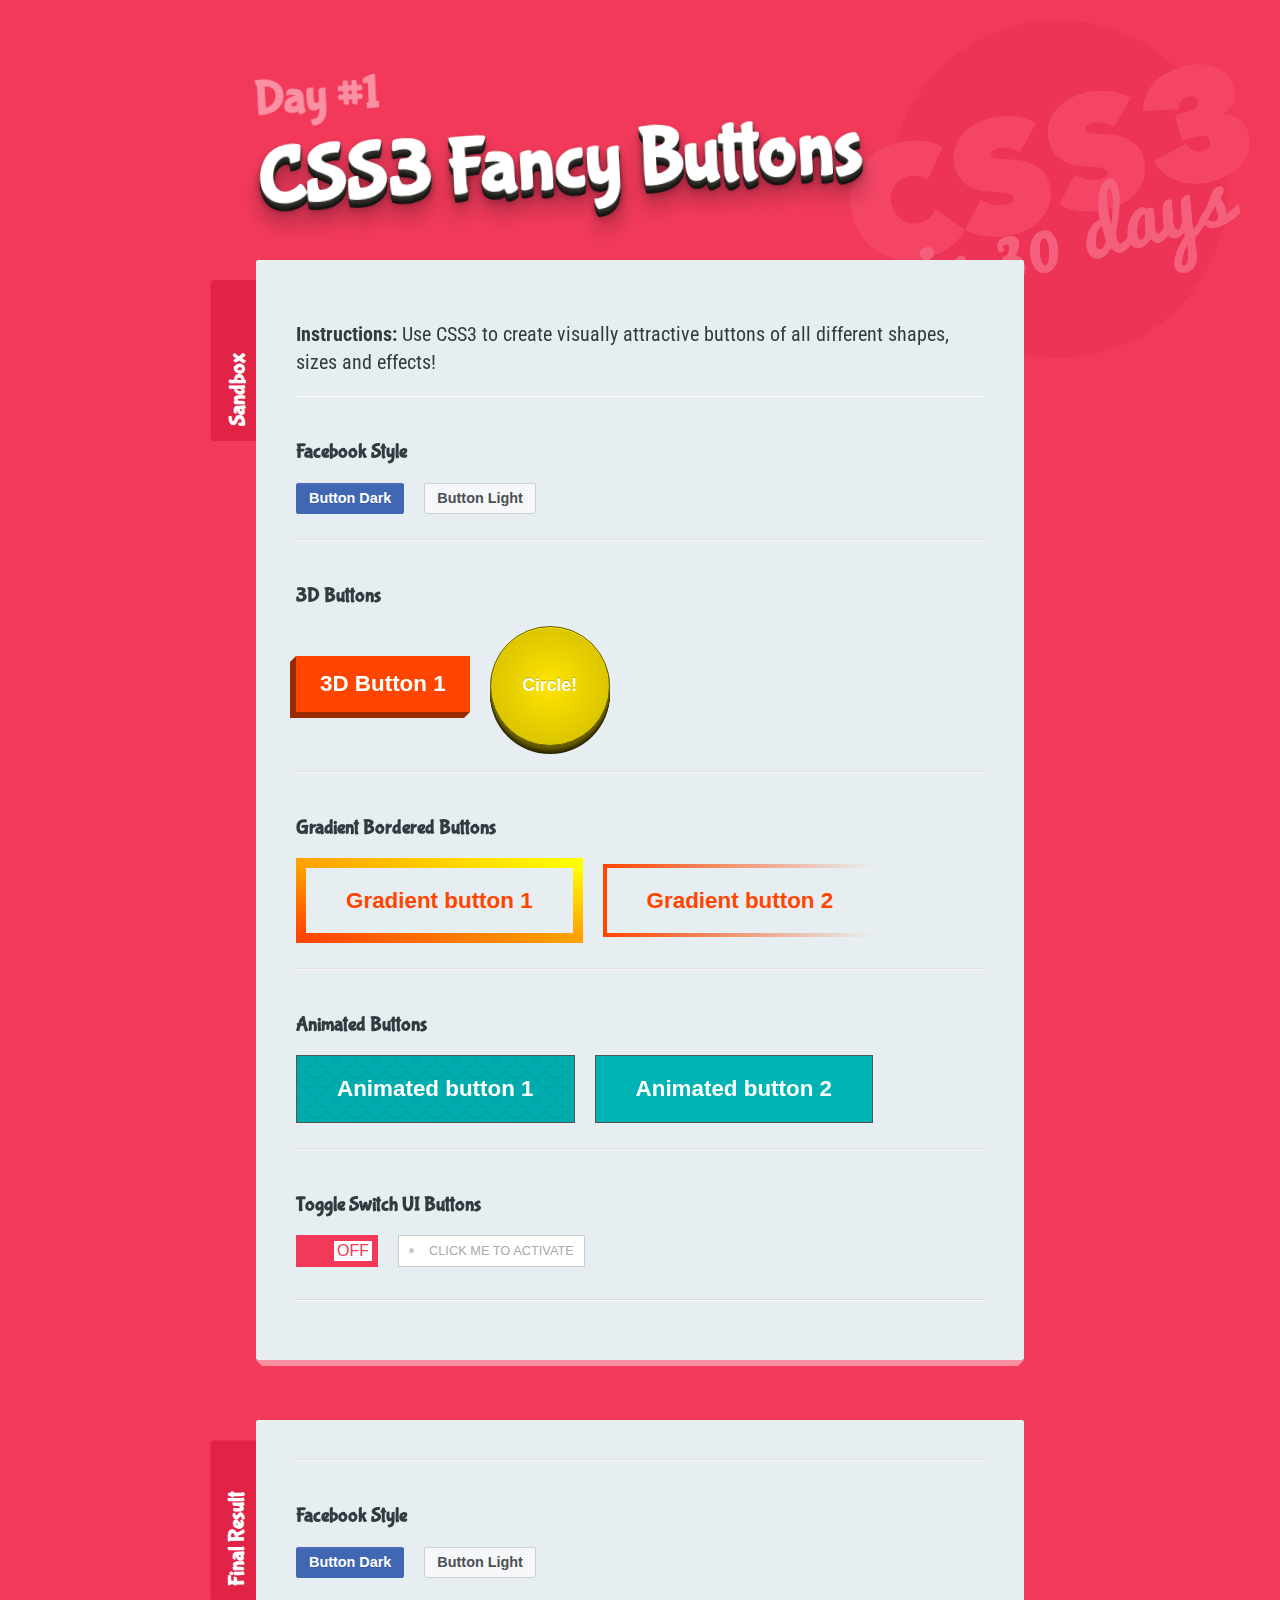
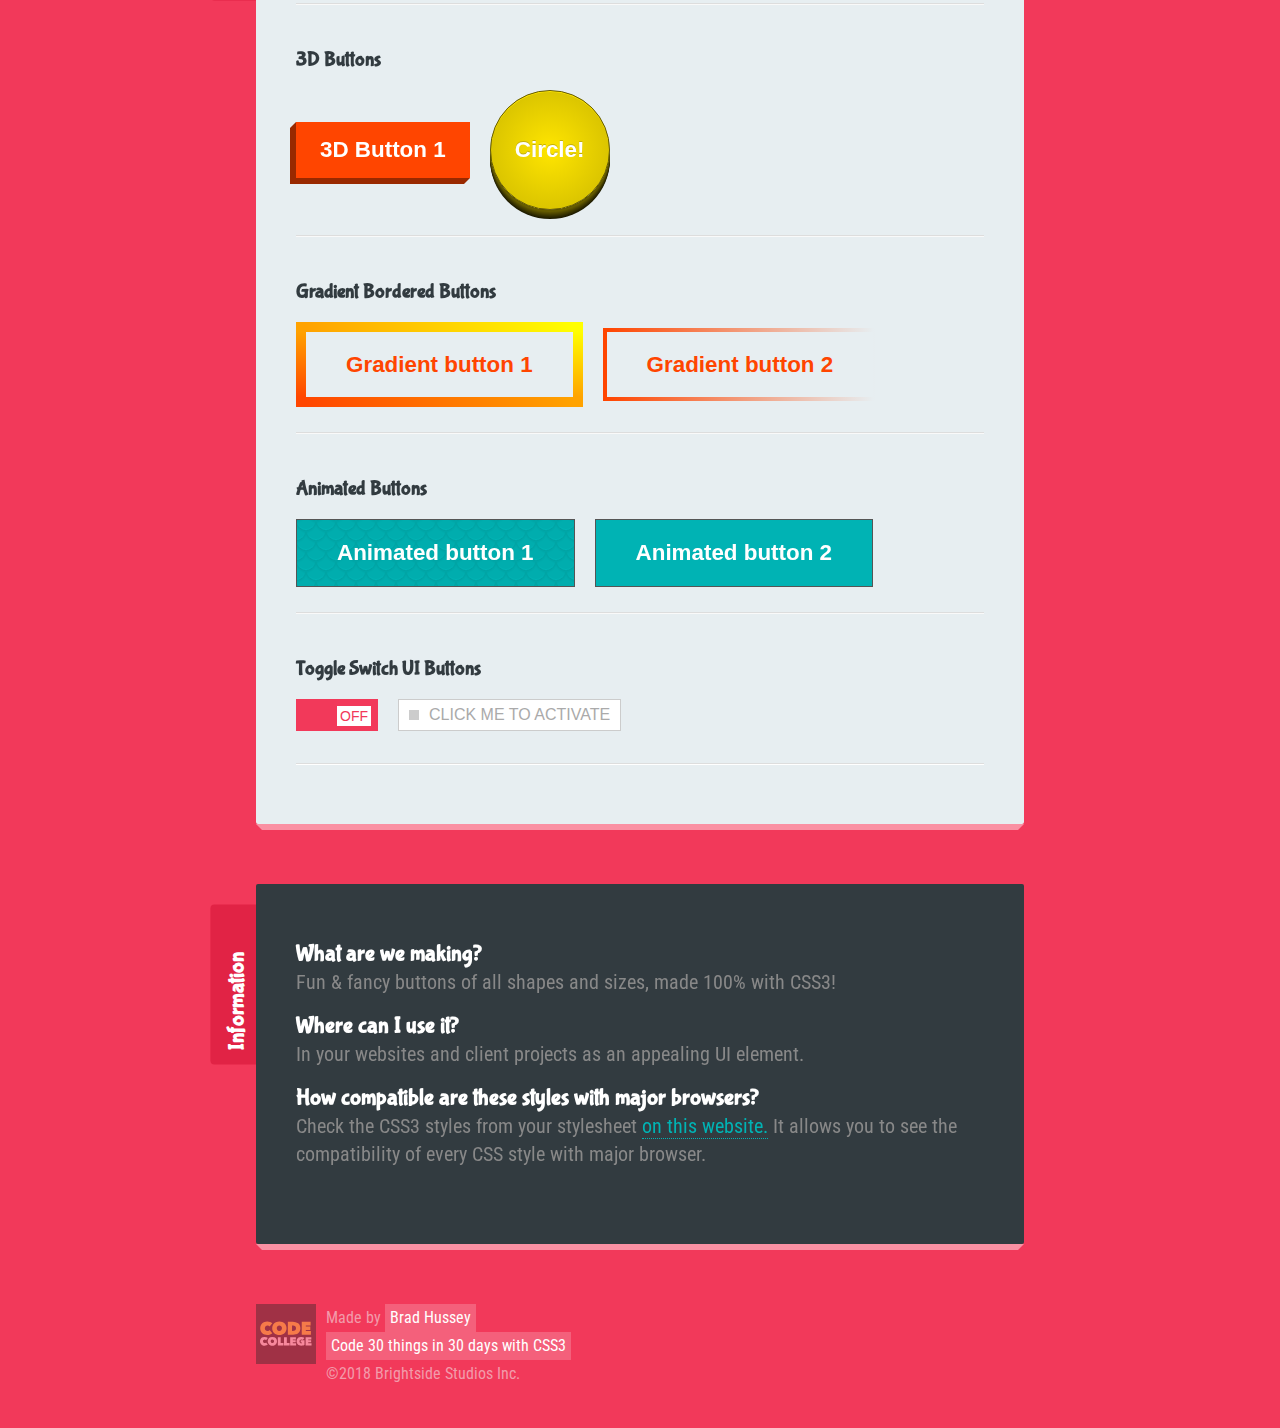
<file: Fancy Buttons/index.html>
<!DOCTYPE html>
<html>
  <head>
    <meta charset="utf-8">
    <title>CSS3 Fancy Buttons | Code 30 Things in 30 Days with CSS3</title>

    <!-- NORMALIZE CSS -->
    <link rel="stylesheet" href="../_theme-styles/normalize.css">

    <!-- PROJECT THEME CSS -->
    <link rel="stylesheet" href="../_theme-styles/theme.css">

    <!-- FINAL PROJECT CSS (use for reference) -->
    <link rel="stylesheet" href="final.css">

    <!-- SANDBOX CSS (this is your file!) -->
    <link rel="stylesheet" href="sandbox.css">

    <link href="https://fonts.googleapis.com/css?family=Bubblegum+Sans|Nova+Mono|Roboto+Condensed" rel="stylesheet">
  </head>
  <body>
    <h1><small>Day #1</small> CSS3 Fancy Buttons</h1>

    

    <div class="sandbox">
      <h2>Sandbox <small>This is where you play</small></h2>
      <div class="content">

        <p><strong>Instructions:</strong> Use CSS3 to create visually attractive buttons of all different shapes, sizes and effects!</p>

        <section>

          <h4>Facebook Style</h4>
          <button type="button" name="button" class="facebook-style-btn facebook-style-dark">Button Dark</button>

          <button type="button" name="button" class="facebook-style-btn facebook-style-light">Button Light</button>

        </section>

        <section>

          <h4>3D Buttons</h4>
          <button type="button" name="button" class="btn-3d-1">3D Button 1</button>

          <button type="button" name="button" class="btn-3d-2">Circle!</button>

        </section>

        <section>

          <h4>Gradient Bordered Buttons</h4>
          <button type="button" name="button" class="gradient-button-1">Gradient button 1</button>
          <button type="button" name="button" class="gradient-button-2">Gradient button 2</button>

        </section>

        <section>

          <h4>Animated Buttons</h4>

          <button type="button" name="button" class="animated-button-1">Animated button 1</button>
          <button type="button" name="button" class="animated-button-2">Animated button 2</button>

        </section>

        <section>

          <h4>Toggle Switch UI Buttons</h4>

          <label for="toggle1" class="toggle-1">
            <input type="checkbox" id="toggle1" class="toggle-1__input" />
            <span class="toggle-1__button"></span>
          </label>

          <label for="toggle2" class="toggle-2">
            <input type="checkbox" id="toggle2" class="toggle-2__input" />
            <span class="toggle-2__button">Click me to activate</span>
          </label>
        </section>

      </div>
    </div>

    <div class="final-result">
        <h2>Final Result <small>Use this for reference!</small></h2>
        <div class="content">

          <section>

            <h4>Facebook Style</h4>
            <button type="button" name="button" class="final__facebook-style-btn final__facebook-style-dark">Button Dark</button>

            <button type="button" name="button" class="final__facebook-style-btn final__facebook-style-light">Button Light</button>

          </section>

          <section>

            <h4>3D Buttons</h4>
            <button type="button" name="button" class="final__btn-3d-1">3D Button 1</button>

            <button type="button" name="button" class="final__btn-3d-2">Circle!</button>

          </section>

          <section>

            <h4>Gradient Bordered Buttons</h4>
            <button type="button" name="button" class="final__gradient-button-1">Gradient button 1</button>
            <button type="button" name="button" class="final__gradient-button-2">Gradient button 2</button>

          </section>

          <section>

            <h4>Animated Buttons</h4>

            <button type="button" name="button" class="final__animated-button-1">Animated button 1</button>
            <button type="button" name="button" class="final__animated-button-2">Animated button 2</button>

          </section>

          <section>

            <h4>Toggle Switch UI Buttons</h4>


            <label for="final-toggle1" class="final__toggle-1">
              <input type="checkbox" id="final-toggle1" class="final__toggle-1__input" />
              <span class="final__toggle-1__button"></span>
            </label>

            <label for="final-toggle2" class="final__toggle-2">
              <input type="checkbox" id="final-toggle2" class="final__toggle-2__input" />
              <span class="final__toggle-2__button">Click me to activate</span>
            </label>


          </section>

        </div>
    </div>

    <div class="info">
      <h2>Information <small>About this lesson</small></h2>
      <h3>What are we making?</h3>
      <p>Fun &amp; fancy buttons of all shapes and sizes, made 100% with CSS3!</p>

      <h3>Where can I use it?</h3>
      <p>In your websites and client projects as an appealing UI element.</p>

      <h3>How compatible are these styles with major browsers?</h3>
      <p>Check the CSS3 styles from your stylesheet <a href="http://caniuse.com/">on this website.</a> It allows you to see the compatibility of every CSS style with major browser.</p>
    </div>

    <footer>
      <div class="logo">
        <a href="http://codecollege.ca/" id="logo">

          <img src="../_theme-styles/img/bggray.svg" width="60px" id="logo_bg-gray">
          <img src="../_theme-styles/img/bgyellow.svg" width="60px" id="logo_bg-yellow">
          <img src="../_theme-styles/img/codecollegelogo.svg" width="60px" id="logo_codecollege">

          <!-- <img src="../_theme-styles/img/codecollegelogo.png" alt="Learn to Code at CodeCollege.ca" height="60px"> -->

        </a>
      </div>
      <div class="made-by">
        Made by <a href="http://bradhussey.ca/">Brad Hussey</a>
      </div>
      <div class="course">
        <a href="http://codecollege.ca/">Code 30 things in 30 days with CSS3</a>
      </div>
      <div class="copyright">
        &copy;2018 Brightside Studios Inc.
      </div>
    </footer>
  </body>
</html>
</file>
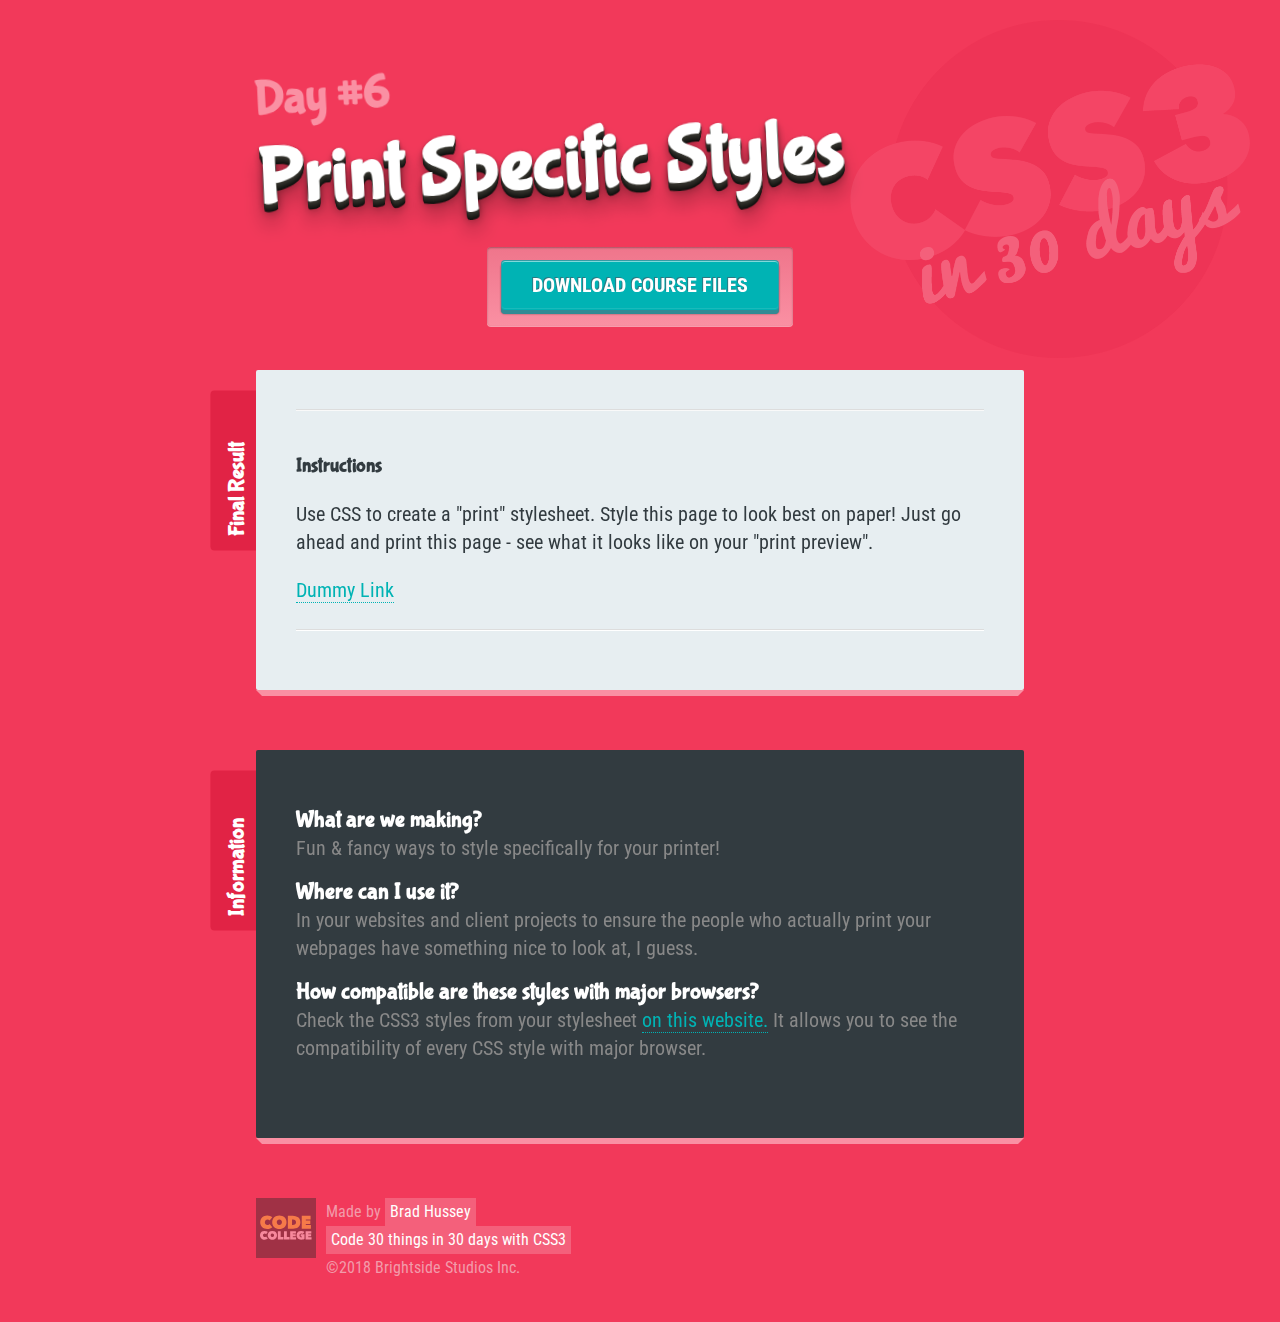
<file: Print Styles/index.html>
<!DOCTYPE html>
<html>
  <head>
    <meta charset="utf-8">
    <title>Print Styles | Code 30 Things in 30 Days with CSS3</title>

    <!-- NORMALIZE CSS -->
    <link rel="stylesheet" href="../_theme-styles/normalize.css">

    <!-- PROJECT THEME CSS -->
    <link rel="stylesheet" href="../_theme-styles/theme.css">

    <!-- FINAL PROJECT CSS (use for reference) -->
    <!-- UNCOMMENT THE FOLLOWING TO VIEW FINAL CSS IN BROWSER -->
    <!-- <link rel="stylesheet" href="final.css"> -->

    <!-- SANDBOX CSS (this is your file!) -->
    <link rel="stylesheet" href="sandbox.css">

<link href="https://fonts.googleapis.com/css?family=Bubblegum+Sans|Nova+Mono|Roboto+Condensed" rel="stylesheet">
  </head>
  <body>
    <h1><small>Day #6</small> Print Specific Styles</h1>

    
    <div class="course-files">
      <a href="#" class="button-theme">Download Course Files</a>
    </div>

    <div class="final-result">
        <h2>Final Result <small>Use this for reference!</small></h2>
        <div class="content">

          <section>

            <h4>Instructions</h4>
            <p>Use CSS to create a "print" stylesheet. Style this page to look best on paper! Just go ahead and print this page - see what it looks like on your "print preview".</p>
            <a href="https://bitsofco.de/">Dummy Link</a>

          </section>

        </div>
    </div>

    <div class="info">
      <h2>Information <small>About this lesson</small></h2>
      <h3>What are we making?</h3>
      <p>Fun &amp; fancy ways to style specifically for your printer!</p>

      <h3>Where can I use it?</h3>
      <p>In your websites and client projects to ensure the people who actually print your webpages have something nice to look at, I guess.</p>

      <h3>How compatible are these styles with major browsers?</h3>
      <p>Check the CSS3 styles from your stylesheet <a href="http://caniuse.com/">on this website.</a> It allows you to see the compatibility of every CSS style with major browser.</p>
    </div>

    <footer>
      <div class="logo">
        <a href="http://codecollege.ca/" id="logo">

          <img src="../_theme-styles/img/bggray.svg" width="60px" id="logo_bg-gray">
          <img src="../_theme-styles/img/bgyellow.svg" width="60px" id="logo_bg-yellow">
          <img src="../_theme-styles/img/codecollegelogo.svg" width="60px" id="logo_codecollege">

          <!-- <img src="../_theme-styles/img/codecollegelogo.png" alt="Learn to Code at CodeCollege.ca" height="60px"> -->

        </a>
      </div>
      <div class="made-by">
        Made by <a href="http://bradhussey.ca/">Brad Hussey</a>
      </div>
      <div class="course">
        <a href="http://codecollege.ca/">Code 30 things in 30 days with CSS3</a>
      </div>
      <div class="copyright">
        &copy;2018 Brightside Studios Inc.
      </div>
    </footer>
  </body>
</html>
</file>
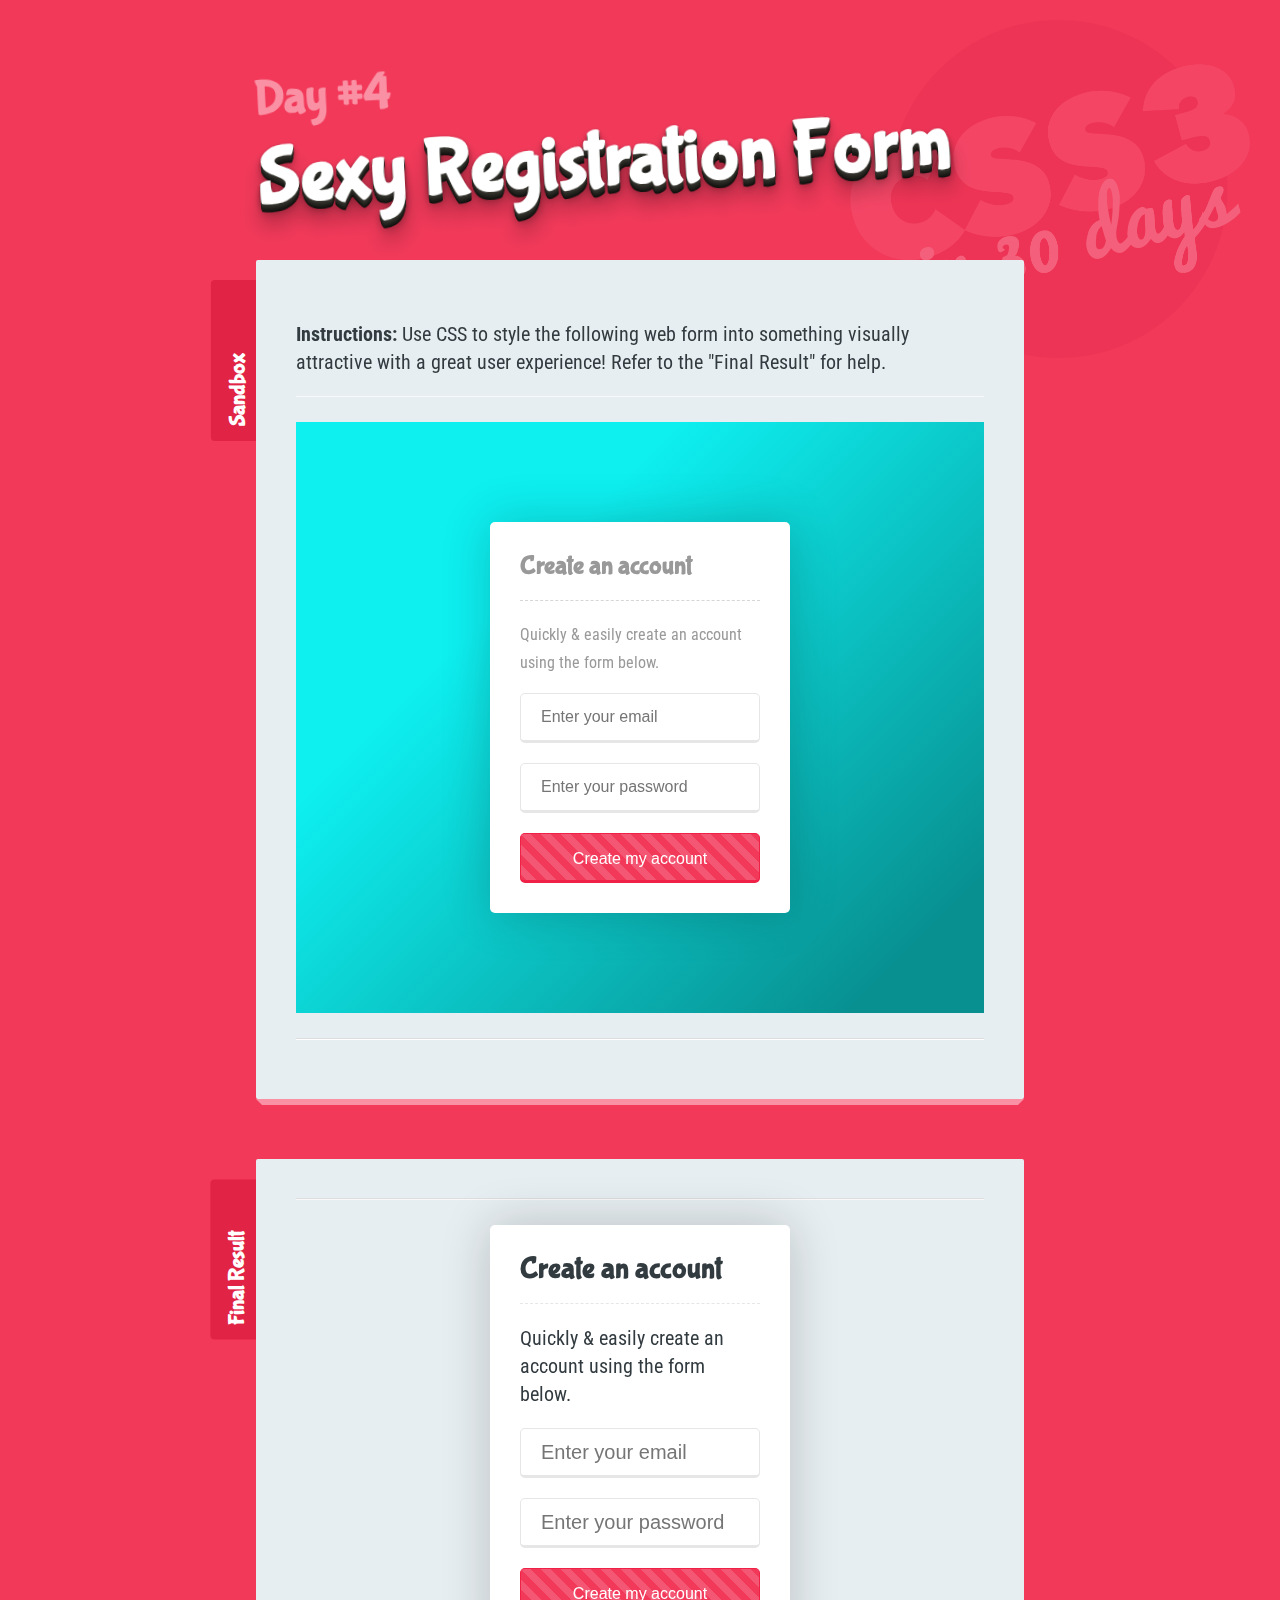
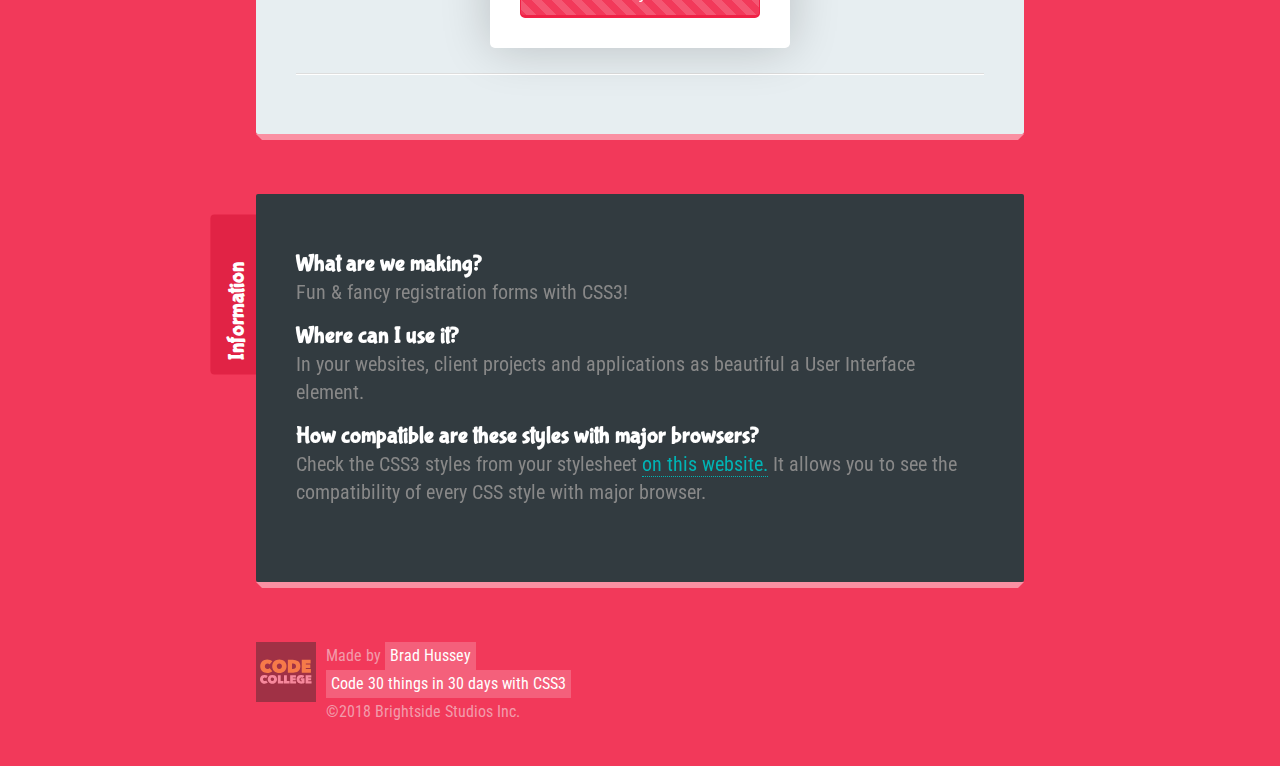
<file: Sexy Registration Form/index.html>
<!DOCTYPE html>
<html>
  <head>
    <meta charset="utf-8">
    <title>Sexy Registration Form | Code 30 Things in 30 Days with CSS3</title>

    <!-- NORMALIZE CSS -->
    <link rel="stylesheet" href="../_theme-styles/normalize.css">

    <!-- PROJECT THEME CSS -->
    <link rel="stylesheet" href="../_theme-styles/theme.css">

    <!-- FINAL PROJECT CSS (use for reference) -->
    <link rel="stylesheet" href="final.css">

    <!-- SANDBOX CSS (this is your file!) -->
    <link rel="stylesheet" href="sandbox.css">

<link href="https://fonts.googleapis.com/css?family=Bubblegum+Sans|Nova+Mono|Roboto+Condensed" rel="stylesheet">
  </head>
  <body>
    <h1><small>Day #4</small> Sexy Registration Form</h1>

    

    <div class="sandbox">
      <h2>Sandbox <small>This is where you play</small></h2>
      <div class="content">

        <p><strong>Instructions:</strong> Use CSS to style the following web form into something visually attractive with a great user experience! Refer to the "Final Result" for help.</p>

        <section>

          <div class="register-wrapper">
            <div class="register-block">
              <h3 class="register-title">Create an account</h3>
              <p>Quickly &amp; easily create an account using the form below.</p>
              <form action="">
                <input type="email" placeholder="Enter your email"/>
                <input type="password" placeholder="Enter your password" />
                <input type="submit" value="Create my account"/>
              </form>
            </div>
          </div>

        </section>

      </div>
    </div>

    <div class="final-result">
        <h2>Final Result <small>Use this for reference!</small></h2>
        <div class="content">

          <section>

            <div class="final__register-wrapper">
              <div class="final__register-block">
                <h3 class="final__register-title">Create an account</h3>
                <p>Quickly &amp; easily create an account using the form below.</p>
                <form action="">
                  <input type="email" placeholder="Enter your email"/>
                  <input type="password" placeholder="Enter your password" />
                  <input type="submit" value="Create my account"/>
                </form>
              </div>
            </div>

          </section>

        </div>
    </div>

    <div class="info">
      <h2>Information <small>About this lesson</small></h2>
      <h3>What are we making?</h3>
      <p>Fun &amp; fancy registration forms with CSS3!</p>

      <h3>Where can I use it?</h3>
      <p>In your websites, client projects and applications as beautiful a User Interface element.</p>

      <h3>How compatible are these styles with major browsers?</h3>
      <p>Check the CSS3 styles from your stylesheet <a href="http://caniuse.com/">on this website.</a> It allows you to see the compatibility of every CSS style with major browser.</p>
    </div>

    <footer>
      <div class="logo">
        <a href="http://codecollege.ca/" id="logo">

          <img src="../_theme-styles/img/bggray.svg" width="60px" id="logo_bg-gray">
          <img src="../_theme-styles/img/bgyellow.svg" width="60px" id="logo_bg-yellow">
          <img src="../_theme-styles/img/codecollegelogo.svg" width="60px" id="logo_codecollege">

          <!-- <img src="../_theme-styles/img/codecollegelogo.png" alt="Learn to Code at CodeCollege.ca" height="60px"> -->

        </a>
      </div>
      <div class="made-by">
        Made by <a href="http://bradhussey.ca/">Brad Hussey</a>
      </div>
      <div class="course">
        <a href="http://codecollege.ca/">Code 30 things in 30 days with CSS3</a>
      </div>
      <div class="copyright">
        &copy;2018 Brightside Studios Inc.
      </div>
    </footer>
  </body>
</html>
</file>
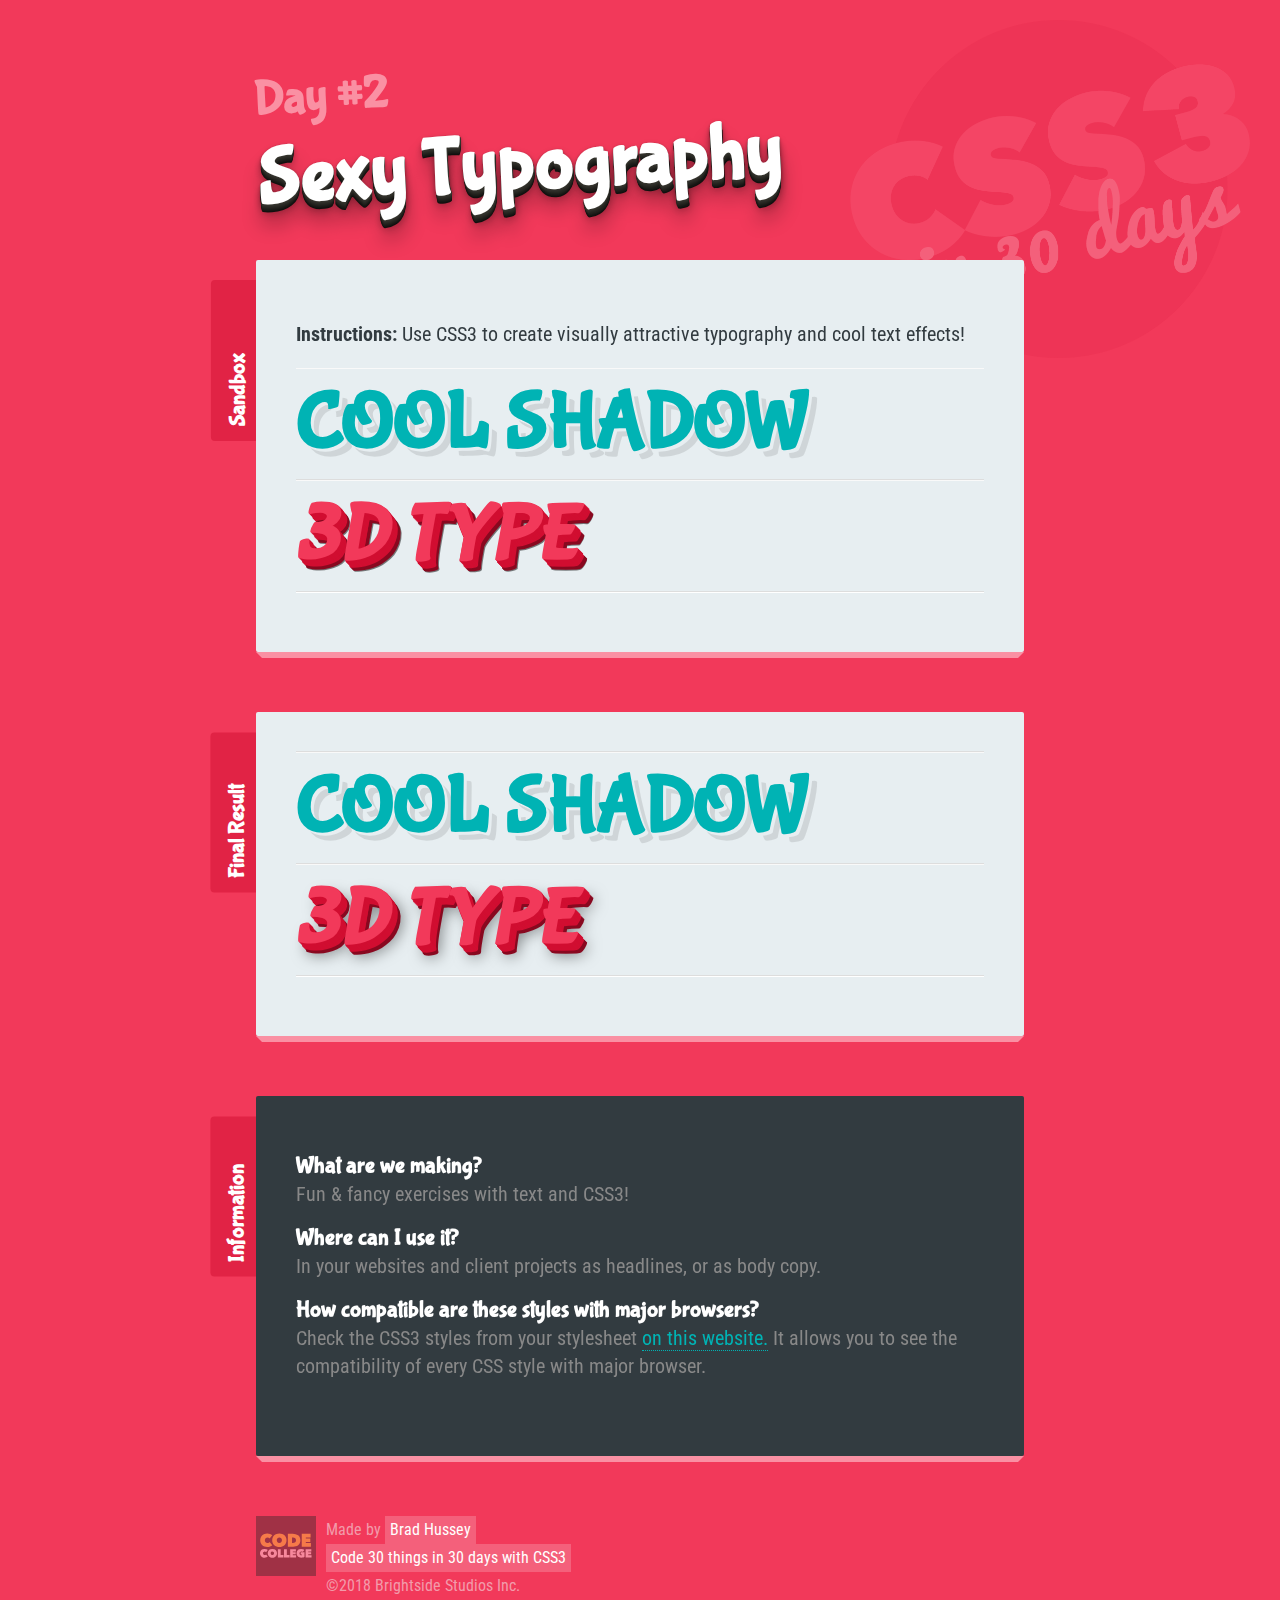
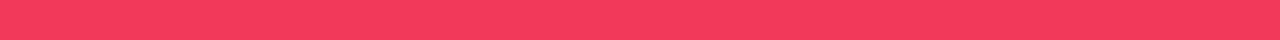
<file: Sexy Typography/index.html>
<!DOCTYPE html>
<html>
  <head>
    <meta charset="utf-8">
    <title>Sexy Typography | Code 30 Things in 30 Days with CSS3</title>

    <!-- NORMALIZE CSS -->
    <link rel="stylesheet" href="../_theme-styles/normalize.css">

    <!-- PROJECT THEME CSS -->
    <link rel="stylesheet" href="../_theme-styles/theme.css">

    <!-- FINAL PROJECT CSS (use for reference) -->
    <link rel="stylesheet" href="final.css">

    <!-- SANDBOX CSS (this is your file!) -->
    <link rel="stylesheet" href="sandbox.css">

    <link href="https://fonts.googleapis.com/css?family=Bubblegum+Sans|Nova+Mono|Roboto+Condensed" rel="stylesheet">
  </head>
  <body>
    <h1><small>Day #2</small> Sexy Typography</h1>

    

    <div class="sandbox">
      <h2>Sandbox <small>This is where you play</small></h2>
      <div class="content">

        <p><strong>Instructions:</strong> Use CSS3 to create visually attractive typography and cool text effects!</p>

        <section>

          <h4 class="shadow-typo">Cool Shadow</h4>

        </section>

        <section>

          <h4 class="threedee-typo">3D Type</h4>

        </section>

      </div>
    </div>

    <div class="final-result">
        <h2>Final Result <small>Use this for reference!</small></h2>
        <div class="content">

          <section>

            <h4 class="final__shadow-typo">Cool Shadow</h4>

          </section>

          <section>

            <h4 class="final__threedee-typo">3D Type</h4>

          </section>

        </div>
    </div>

    <div class="info">
      <h2>Information <small>About this lesson</small></h2>
      <h3>What are we making?</h3>
      <p>Fun &amp; fancy exercises with text and CSS3!</p>

      <h3>Where can I use it?</h3>
      <p>In your websites and client projects as headlines, or as body copy.</p>

      <h3>How compatible are these styles with major browsers?</h3>
      <p>Check the CSS3 styles from your stylesheet <a href="http://caniuse.com/">on this website.</a> It allows you to see the compatibility of every CSS style with major browser.</p>
    </div>

    <footer>
      <div class="logo">
        <a href="http://codecollege.ca/" id="logo">

          <img src="../_theme-styles/img/bggray.svg" width="60px" id="logo_bg-gray">
          <img src="../_theme-styles/img/bgyellow.svg" width="60px" id="logo_bg-yellow">
          <img src="../_theme-styles/img/codecollegelogo.svg" width="60px" id="logo_codecollege">

          <!-- <img src="../_theme-styles/img/codecollegelogo.png" alt="Learn to Code at CodeCollege.ca" height="60px"> -->

        </a>
      </div>
      <div class="made-by">
        Made by <a href="http://bradhussey.ca/">Brad Hussey</a>
      </div>
      <div class="course">
        <a href="http://codecollege.ca/">Code 30 things in 30 days with CSS3</a>
      </div>
      <div class="copyright">
        &copy;2018 Brightside Studios Inc.
      </div>
    </footer>
  </body>
</html>
</file>
<file: _theme-styles/theme.css>
/* ========================================
   THEME.CSS
   These are the styles for the theme of
   the lesson.

   Course:  CSS3 in 30 Days
   Author:  Brad Hussey
   Website: codecollege.ca
   ====================================== */

body {
  font-family: 'Roboto Condensed', "Helvetica Neue", Helvetica, Arial, sans-serif;

  /* DARK PINK */
  background: #f2395a;

  /*TEAL*/
  /*background: #00B3B4;*/

  font-size: 20px;
  line-height: 28px;
  color: #323b40;
  margin: 40px 0;
}

  body::before {
    position: fixed;
    content: "";
    height: 400px;
    width: 400px;
    top: 20px;
    right: 30px;
    background: url('../_theme-styles/img/CSS30_Logo.png') no-repeat;
    background-size: 100%;
    opacity: .2;
  }


h1,h2,h3,h4,h5,h6 {
  font-family: 'Bubblegum Sans', cursive;
}

  h1 {
    width: 60%;
    max-width: 960px;
    margin: 0 auto 60px;
    transform: rotate(-3deg);
    color: white;
    text-align: left;
    font-size: 5rem;
    line-height: 5rem;
    text-shadow:  0 1px 0 hsl(52,7%,20%),
                  0 2px 0 hsl(52,7%,18%),
                  0 3px 0 hsl(52,7%,16%),
                  0 4px 0 hsl(52,7%,14%),
                  0 5px 0 hsl(52,7%,12%),
                  0 6px 0 hsl(52,7%,10%),
                  0 7px 0 hsl(52,7%,8%),
                  0 8px 0 hsl(52,7%,6%),

                  0 0 5px rgba(0,0,0,.05),
                  0 1px 3px rgba(0,0,0,.2),
                  0 3px 5px rgba(0,0,0,.2),
                  0 5px 10px rgba(0,0,0,.2),
                  0 10px 10px rgba(0,0,0,.2),
                  0 20px 20px rgba(0,0,0,.3);
  }

    h1 small {
      font-size: 3rem;
      display: block;
      color: #fa90a3;
      text-shadow: none;
    }


  h2 {
    color: white;
  }

    h2 small {
      font-weight: normal;
      font-size: 1rem;
      display: block;
      color: #323b40;
    }

  h3 small {
    font-weight: normal;
    font-family: 'Roboto Condensed', "Helvetica Neue", Helvetica, Arial, sans-serif;
    color: #888;
    display: block;
  }

  h4 {
    margin: 1rem 0
  }


a:link, a:visited {
  color: #00B3B4;
  text-decoration: none;
  border-bottom: dotted 1px #00B3B4;
}
  a:hover {
    background: #00B3B4;
    color: white;
    text-decoration: none;
  }


button {
  font-size: 1rem;
}


code {
  background: #fd6000;
  color: white;
  padding: 4px 6px;
  font-family: 'Nova Mono', monospace;
  font-size: 1rem;
  border-radius: 2px;
  box-shadow: inset 0 1px 2px #5e2400;
  display: inline-block;
}


section {
  position: relative;
  border-top: solid 1px #f9f9f9;
  border-bottom: solid 1px #ddd;
  padding: 25px 0;
}

  section:first-child::before {
    position: absolute;
    content: "";
    width: 100%;
    height: 1px;
    border-top: solid 1px #ddd;
    top: -2px;
    left: 0;
  }

  section:last-child::after {
    position: absolute;
    content: "";
    width: 100%;
    border-top: solid 1px white;
    bottom: -2px;
    left: 0;
  }

  section footer {
    margin: inherit;
    width: inherit;
    color: inherit;
    font-size: inherit;
  }

  section header,
  section article,
  section nav,
  section aside,
  section footer,
  section .logo,
  section .articles {
    background: rgba(140, 204, 231, 0.2);
    border: solid 1px rgba(140, 204, 231, 0.3);
    padding: 2%;
    margin: 0 0 2%;
    font-size: 1rem;
    box-sizing: border-box;
  }

  section ul {
    list-style: none;
    margin: 0;
    padding: 0;
  }

    section ul li {
      display: inline-block;
      margin: 0 2% 0 0;
    }


.course-files {
  text-align: center;
}


a.button-theme {
  color: white;
  font-weight: bold;
  text-transform: uppercase;
}


.button-theme {
  position: relative;
	display: inline-block;
	padding: 10px 30px;
	text-align: center;
	color: white;

	text-shadow:-1px -1px 0 #2C7982;
	background: #00B3B4;
	border:1px solid #379AA4;

	-webkit-border-radius:4px;
	-moz-border-radius:4px;
	border-radius:4px;

	-webkit-box-shadow:0 1px 0 rgba(255, 255, 255, .5) inset, 0 -1px 0 rgba(255, 255, 255, .1) inset, 0 4px 0 #338A94, 0 4px 2px rgba(0, 0, 0, .5);
	-moz-box-shadow:0 1px 0 rgba(255, 255, 255, .5) inset, 0 -1px 0 rgba(255, 255, 255, .1) inset, 0 4px 0 #338A94, 0 4px 2px rgba(0, 0, 0, .5);
	box-shadow:0 1px 0 rgba(255, 255, 255, .5) inset, 0 -1px 0 rgba(255, 255, 255, .1) inset, 0 4px 0 #338A94, 0 4px 2px rgba(0, 0, 0, .5);
}

  .button-theme::before {
  	background:#fa90a3;
  	background-image: -webkit-gradient(linear, 0% 0%, 0% 100%, from(#ef758b), to(#fa90a3));

  	-webkit-border-radius: 4px;
  	-moz-border-radius: 4px;
  	border-radius: 4px;

  	-webkit-box-shadow: 0 1px 2px rgba(0, 0, 0, .3) inset, 0 1px 0 rgba(255, 255, 255, .5);
  	-moz-box-shadow: 0 1px 2px rgba(0, 0, 0, .3) inset, 0 1px 0 rgba(255, 255, 255, .5);
  	box-shadow: 0 1px 2px rgba(0, 0, 0, .3) inset, 0 1px 0 rgba(255, 255, 255, .5);

  	position: absolute;
  	content: "";
  	left: -15px;
    right: -15px;
  	top: -14px;
    bottom: -17px;
  	z-index: -1;
  }

  .button-theme:active {
    -webkit-box-shadow:0 1px 0 rgba(255, 255, 255, .5) inset, 0 -1px 0 rgba(255, 255, 255, .1) inset, 0 2px 0 #338A94, 0 2px 2px rgba(0, 0, 0, .5);
  	-moz-box-shadow:0 1px 0 rgba(255, 255, 255, .5) inset, 0 -1px 0 rgba(255, 255, 255, .1) inset, 0 2px 0 #338A94, 0 2px 2px rgba(0, 0, 0, .5);
  	box-shadow:0 1px 0 rgba(255, 255, 255, .5) inset, 0 -1px 0 rgba(255, 255, 255, .1) inset, 0 2px 0 #338A94, 0 2px 2px rgba(0, 0, 0, .5);
  	top: 4px;
  }

  .button-theme:active::before{
  	top: -18px;
  	bottom: -13px;
  }

  .button-theme:hover {
  	background: #0bbfc0;
  }

  .button-theme small {
    display: block;
    color: #007a7b;
    text-shadow: none;
  }


.sandbox,
.final-result,
.info {
  position: relative;
  background: #e7eef1;
  width: 60%;
  max-width: 960px;
  margin: 60px auto;
  padding: 40px 40px 60px;
  box-sizing: border-box;
  border-radius: 2px;
  box-shadow: 0 12px 0 -6px #fa90a3;
}

  .sandbox::before,
  .final-result::before,
  .info::before {
    position: absolute;
    display: block;
    content: "";
    border: solid 6px transparent;
    border-right: solid 6px #fa90a3;
    border-top-width: 0px;
    background: none;
    bottom: -6px;
    left: -6px;
  }

  .sandbox::after,
  .final-result::after,
  .info::after {
    position: absolute;
    display: block;
    content: "";
    border: solid 6px transparent;
    border-top: solid 6px #fa90a3;
    border-bottom-width: 0px;
    background: none;
    right: 0;
    bottom: -6px;
  }


  .sandbox h2,
  .final-result h2,
  .info h2 {
    font-size: 1.4rem;
    display: inline-block;
    transform: rotate(-90deg);
    transition: all ease-in-out .1s;
    position: absolute;
    top: 60px;
    left: -85px;
    background: #e12345;
    margin: 0;
    line-height: 1.6rem;
    padding: 15px;
    z-index: -2;
    border-radius: 4px;
    min-width: 130px;
  }

  .sandbox:hover h2,
  .final-result:hover h2,
  .info:hover h2 {
    left: -110px;
  }

  .sandbox .button-theme,
  .final-result .button-theme {
    display: block;
    width: 80%;
    margin: 0 auto;
  }


.info {
  background: #323b40;
  color: white;
}

  .info h3 {
    margin: 1rem 0 0;
  }
  .info p {
    margin: 0 0 1rem;
    color: #888;
  }


.sticky-footer-lesson footer {
  position: relative;
  background: #e7eef1;
  padding: 40px 40px 60px;
  box-sizing: border-box;
  border-radius: 2px;
  color: #333;
}

  .sticky-footer-lesson footer a:link {
    color: #e12345;
  }

footer {
  width: 60%;
  max-width: 960px;
  margin: 0 auto;
  font-size: 1rem;
  color: #f29baa;
}

  footer a:link,
  footer a:visited {
    position: relative;
    display: inline-block;
    background: rgba(255,255,255, 0.2);
    padding: 0 5px;
    border: none;
    text-decoration: none;
    color: white;
  }
    footer a:hover {
      background: rgba(255,255,255, 0.4);
      box-shadow: -3px 3px 0 #eb2447;
      transform: rotate(-1deg);
    }

  footer .made-by, footer .course, footer .copyright {
    padding-left: 70px;
    transition: all ease 1000ms;
  }

  footer #logo {
    position: relative;
    z-index: 9;
    opacity: .4;
    float: left;
    margin-right: 15px;
    padding: 0;
    background: none;
    flex-direction: row;
    box-shadow: none;
    transition: all ease 1000ms;
  }

    footer #logo img {
      position: absolute;
      transform-style: preserve-3d;
      transition: all ease 1000ms;
    }

    footer:hover #logo_codecollege {
      width: 100px;
    }

    footer:hover #logo_bg-yellow {
      width: 80px;
      transform: translateX(-10px) translateY(10px) translateZ(-10px);
    }

    footer:hover #logo_bg-gray {
      transform: translateX(-20px) translateY(20px) translateZ(-20px);
    }

    footer:hover #logo {
      opacity: 1;
      transform: perspective(400px) rotateX(40deg) rotateY(20deg) rotateZ(-25deg) translateX(0) translateY(0px) translateZ(0);
    }

    footer:hover .made-by, footer:hover .course, footer:hover .copyright {
      padding-left: 140px;
    }
</file>
<file: Fancy Buttons/final.css>
/* ==========================================
   FINAL.CSS
   These are the final styles for the project.

   Course:  CSS3 in 30 Days
   Author:  Brad Hussey
   Website: codecollege.ca
   ========================================== */

button {
  position: relative;
  cursor: pointer;
  font-weight: bold;
  margin: 0 15px 0 0;
}


/* =====================
   FACEBOOK STYLE BUTTON
   ===================== */

.final__facebook-style-btn {
  border-radius: 2px;
  cursor: pointer;
  font-size: 0.9rem;
  padding: 6px 12px;
}

.final__facebook-style-dark {
  -moz-box-shadow:    inset 0px 1px 0px 0px #4d73bf;
  -webkit-box-shadow: inset 0px 1px 0px 0px #4d73bf;
  box-shadow:         inset 0px 1px 0px 0px #4d73bf;
  background: #4267b2;
  border: 1px solid #4267b2;
  color: #fff;
  text-shadow: 0 1px 0px #3359a5;
}

  .final__facebook-style-dark:hover {
    background: #2b54a7;
  }

  .final__facebook-style-dark:active {
    background: #1d4698;
    border-color: #1d4698;
  }


.final__facebook-style-light {
  background: #f6f7f9;
  border: 1px solid #ced0d4;
  border-radius: 2px;
  color: #4b4f56;
  cursor: pointer;
  font-size: 0.9rem;
  padding: 6px 12px;
}

  .final__facebook-style-light:hover {
    background: #e9ebee;
  }

  .final__facebook-style-light:active {
    background: #d8dade;
    border-color: #d8dade;
  }


/* =====================
   3D BUTTON 1
   ===================== */

.final__btn-3d-1 {
  position: relative;
  background: orangered;
  border: none;
  color: white;
  padding: 15px 24px;
  font-size: 1.4rem;
  box-shadow: -6px 6px 0 hsl(16, 100%, 30%);
  outline: none;
}

  .final__btn-3d-1:hover {
    background: hsl(16, 100%, 45%);
  }

  .final__btn-3d-1:active {
    background: hsl(16, 100%, 40%);
    top: 3px;
    left: -3px;
    box-shadow: -3px 3px 0 hsl(16, 100%, 30%);
  }

  .final__btn-3d-1::before {
    position: absolute;
    display: block;
    content: "";
    height: 0;
    width: 0;
    /* border width needs to be size of the element's box shadow */
    border: solid 6px transparent;

    /* border width needs to be size of the element's box shadow */
    border-right: solid 6px hsl(16, 100%, 30%);

    /* no width for left, makes measurements easier */
    border-left-width: 0px;

    background: none;
    top: 0px;

    /* needs to be the same size as border width */
    left: -6px;
  }

  .final__btn-3d-1::after {
    position: absolute;
    display: block;
    content: "";
    height: 0;
    width: 0;
    border: solid 6px transparent;
    border-top: solid 6px hsl(16, 100%, 30%);
    border-bottom-width: 0px;
    background: none;
    right: 0;
    bottom: -6px;
  }

    .final__btn-3d-1:active::before {
      border: solid 3px transparent;
      border-right: solid 3px hsl(16, 100%, 30%);
      border-left-width: 0px;
      left: -3px;
    }

    .final__btn-3d-1:active::after {
      border: solid 3px transparent;
      border-top: solid 3px hsl(16, 100%, 30%);
      border-bottom-width: 0px;
      bottom: -3px;
    }


/* =====================
   3D BUTTON 2
   ===================== */

.final__btn-3d-2 {
  position: relative;

  background: #ecd300; /* For browsers that do not support gradients */
  background: -webkit-radial-gradient(hsl(54, 100%, 50%), hsl(54, 100%, 40%)); /* Safari 5.1 to 6.0 */
  background: -o-radial-gradient(hsl(54, 100%, 50%), hsl(54, 100%, 40%)); /* For Opera 11.6 to 12.0 */
  background: -moz-radial-gradient(hsl(54, 100%, 50%), hsl(54, 100%, 40%)); /* For Firefox 3.6 to 15 */
  background: radial-gradient(hsl(54, 100%, 50%), hsl(54, 100%, 40%)); /* Standard syntax */

  font-size: 1.4rem;
  text-shadow: 0 -1px 0 #c3af07;
  color: white;
  border: solid 1px hsl(54, 100%, 20%);
  border-radius: 100%;
  height: 120px;
  width: 120px;
  z-index: 4;

  outline: none;

  box-shadow: inset 0 1px 0 hsl(54, 100%, 50%),
              0 2px 0 hsl(54, 100%, 20%),
              0 3px 0 hsl(54, 100%, 18%),
              0 4px 0 hsl(54, 100%, 16%),
              0 5px 0 hsl(54, 100%, 14%),
              0 6px 0 hsl(54, 100%, 12%),
              0 7px 0 hsl(54, 100%, 10%),
              0 8px 0 hsl(54, 100%, 8%),
              0 9px 0 hsl(54, 100%, 6%);
}

  .final__btn-3d-2:hover {
    background: #ecd300; /* For browsers that do not support gradients */
    background: -webkit-radial-gradient(hsl(54, 100%, 45%), hsl(54, 100%, 35%)); /* Safari 5.1 to 6.0 */
    background: -o-radial-gradient(hsl(54, 100%, 45%), hsl(54, 100%, 35%)); /* For Opera 11.6 to 12.0 */
    background: -moz-radial-gradient(hsl(54, 100%, 45%), hsl(54, 100%, 35%)); /* For Firefox 3.6 to 15 */
    background: radial-gradient(hsl(54, 100%, 45%), hsl(54, 100%, 35%)); /* Standard syntax */
  }

  .final__btn-3d-2:active {
    background: #ecd300; /* For browsers that do not support gradients */
    background: -webkit-radial-gradient(hsl(54, 100%, 43%), hsl(54, 100%, 33%)); /* Safari 5.1 to 6.0 */
    background: -o-radial-gradient(hsl(54, 100%, 43%), hsl(54, 100%, 33%)); /* For Opera 11.6 to 12.0 */
    background: -moz-radial-gradient(hsl(54, 100%, 43%), hsl(54, 100%, 33%)); /* For Firefox 3.6 to 15 */
    background: radial-gradient(hsl(54, 100%, 43%), hsl(54, 100%, 33%)); /* Standard syntax */

    top: 2px;

    box-shadow: inset 0 1px 0 hsl(54, 100%, 50%),
                0 2px 0 hsl(54, 100%, 20%),
                0 3px 0 hsl(54, 100%, 18%),
                0 4px 0 hsl(54, 100%, 16%),
                0 5px 0 hsl(54, 100%, 14%),
                0 6px 0 hsl(54, 100%, 12%),
                0 7px 0 hsl(54, 100%, 10%);
  }


/* =========================
   GRADIENT BORDERED BUTTONS
   ========================= */

   .final__gradient-button-1 {
     position: relative;
     z-index: 1;
     display: inline-block;
     padding: 20px 40px;
     font-size: 1.4rem;
     box-sizing: border-box;
     -webkit-box-sizing: border-box;
     background-color: #e7eef1;
     border: 10px solid transparent;
     border-image: linear-gradient(to top right, orangered, yellow);
     border-image-slice: 1;
     color: orangered;
     outline: none;
     -webkit-transition: all 0.3s ease;
     transition: all 0.3s ease;
   }
   .final__gradient-button-1:hover {
     background-size: 100%;
     background-image: linear-gradient(to top right, orangered, yellow);
     color: white;
   }


   .final__gradient-button-2 {
     position: relative;
     z-index: 1;
     display: inline-block;
     padding: 20px 40px;
     font-size: 1.4rem;
     box-sizing: border-box;
     -webkit-box-sizing: border-box;
     background-color: #e7eef1;
     border: 4px solid transparent;
     border-image: linear-gradient(to right, orangered, transparent);
     border-image-slice: 1;
     color: orangered;
     outline: none;
     -webkit-transition: all 0.3s ease;
     transition: all 0.3s ease;
   }
   .final__gradient-button-2:hover {
     background-size: 100%;
     background-image: linear-gradient(to right, orangered, transparent);
     border-right-style: none;
     color: white;
   }



/* =========================
   ANIMATED BUTTONS
   ========================= */

   .final__animated-button-1 {
     position: relative;
     display: inline-block;
     padding: 20px 40px;
     font-size: 1.4rem;
     background-color: #00b3b4;

     background-image: url(pattern.png);
     background-size: 40px 40px;
     border: 1px solid #555;
     color: white;
     transition: all 0.3s ease;
   }
   .final__animated-button-1:hover {
     -webkit-animation: loading-button-animation 2s linear infinite;
             animation: loading-button-animation 2s linear infinite;
   }


   .final__animated-button-2 {
     position: relative;
     display: inline-block;
     padding: 20px 40px;
     font-size: 1.4rem;
     background-color: #00b3b4;
     background-size: 20px 20px;
     border: 1px solid #555;
     color: white;
     transition: all 0.3s ease;
   }
   .final__animated-button-2:after {
     position: absolute;
     top: 50%;
     right: 0.6em;
     -webkit-transform: translate(0, -50%);
             transform: translate(0, -50%);
     content: "»";
     opacity: 0;
     transition: all 0.3s ease;
   }
   .final__animated-button-2:hover {
     padding: 20px 60px 20px 20px;
   }
   .final__animated-button-2:hover:after {
     right: 1.2em;
     opacity: 1;
   }

   @-webkit-keyframes loading-button-animation {
     from {
       background-position: 0 0;
     }
     to {
       background-position: 40px 0;
     }
   }

   @keyframes loading-button-animation {
     from {
       background-position: 0 0;
     }
     to {
       background-position: 40px 0;
     }
   }



/* =========================
   TOGGLE SWITCH UI BUTTONS
   ========================= */

   .final__toggle-1 {
     font-family: Helvetica, Arial, sans-serif;
     display: inline-block;
     vertical-align: top;
     margin: 0 15px 0 0;
   }
   .final__toggle-1__input {
     display: none;
   }
   .final__toggle-1__button {
     position: relative;
     display: inline-block;
     font-size: 14px;
     line-height: 20px;
     text-transform: uppercase;
     background-color: #f2395a;
     border:1px solid #f2395a;
     color: #ffffff;
     width: 80px;
     height: 30px;
     transition: all 0.3s ease;
     cursor: pointer;
   }
   .final__toggle-1__button:before {
     position: absolute;
     top: 6px;
     left: 40px;
     right: auto;
     display: inline-block;
     height: 20px;
     padding: 0 3px;
     background-color: #ffffff;
     color: #f2395a;
     content: "off";
     transition: all 0.3s ease;
   }
   .final__toggle-1__input:checked + .final__toggle-1__button {
     background-color: #00b3b4;
     border:1px solid #00b3b4;
   }
   .final__toggle-1__input:checked + .final__toggle-1__button:before {
     left: 5px;
     content: "on";
     color: #00b3b4;
   }


   .final__toggle-2 {
     font-family: Helvetica, Arial, sans-serif;
     font-size: 1rem;
     display: inline-block;
     vertical-align: top;
     margin: 0 15px 0 0;
   }
   .final__toggle-2__input {
     display: none;
   }
   .final__toggle-2__button {
     position: relative;
     display: inline-block;
     line-height: 20px;
     text-transform: uppercase;
     background-color: #ffffff;
     color: #aaaaaa;
     border: 1px solid #cccccc;
     padding: 5px 10px 5px 30px;
     transition: all 0.3s ease;
     cursor: pointer;
   }
   .final__toggle-2__button:before {
     position: absolute;
     top: 10px;
     left: 10px;
     right: auto;
     display: inline-block;
     width: 10px;
     height: 10px;
     background-color: #cccccc;
     content: "";
     transition: all 0.3s ease;
   }
   .final__toggle-2__input:checked + .final__toggle-2__button {
     background-color: #00b3b4;
     border-color: #00b3b4;
     color: #ffffff;
   }
   .final__toggle-2__input:checked + .final__toggle-2__button:before {
     background-color: #ffffff;
   }
</file>
<file: Fancy Buttons/sandbox.css>
/* ========================================

    CODE YOUR STYLES BELOW!
    Course : CSS3 in 30 Days
    Author : Adam Klepacz

   ====================================== */


/* =====================
   FACEBOOK STYLE BUTTON
   ===================== */

.facebook-style-btn {
  border-radius: 2px;
  font-size: 0.9rem;
  padding: 6px 12px;
}

.facebook-style-dark {
  -moz-box-shadow:    inset 0 1px 0 0 #4d73bf;
  -webkit-box-shadow: inset 0 1px 0 0 #4d73bf;
  box-shadow:         inset 0 1px 0 0 #4d73bf;
  background: #4267b2;
  border: solid 1px #4267b2;
  color: white;
  text-shadow: 0 1px 0 #3359a5;
}

  .facebook-style-dark:hover {
    background: #2b54a7;
  }

  .facebook-style-dark:active {
    background: #1d4698;
    border-color: #1d4698;
  }

.facebook-style-light {
  background: #f6f7f9;
  border: solid 1px #ced0d4;
  color: #4b4f56;
}
  
  .facebook-style-light:hover {
    background: #e9ebee;
  }
  
  .facebook-style-light:active {
    background: #d8dade;
    border-color: #d8dade;
  }

/* =====================
   3D STYLE BUTTON- RECTANGLE
   ===================== */

.btn-3d-1 {
  position: relative;
  background: orangered;
  border: none;
  color: white;
  font-size: 1.4rem;
  padding: 15px 24px;
  box-shadow: -6px 6px 0 hsl(16, 100%, 30%);
  outline: none;
}
  .btn-3d-1:hover {
    background: hsl(16, 100%, 45%);
  }

  .btn-3d-1:active {
    background: hsl(16, 100%, 40%);
    top: 3px;
    left: -3px;
    box-shadow: -3px 3px 0 hsl(16, 100%, 30%);
  }

  .btn-3d-1::before {
    position: absolute;
    display: block;
    content: "";
    height: 0;
    width: 0;

    border: solid 6px transparent;
    border-right: solid 6px hsl(16, 100%, 30%);
    border-left-width: 0;
    top: 0;
    left: -6px;
  }

  .btn-3d-1::after {
    position: absolute;
    display: block;
    content: "";
    height: 0;
    width: 0;
    border: solid 6px transparent;
    border-top: solid 6px hsl(16, 100%, 30%);
    border-bottom-width: 0;
    right: 0;
    bottom: -6px;
  }

    .btn-3d-1:active::before {
       border: solid 3px transparent;
       border-right: solid 3px hsl(16, 100%, 30%);
       border-left-width: 0;
      left: -3px;
    }

    .btn-3d-1:active::after {
      border: solid 3px transparent;
      border-top: solid 3px hsl(16, 100%, 30%);
      border-bottom-width: 0;
      bottom: -3px;
    }

/* =====================
   3D STYLE BUTTON- CIRCLE
   ===================== */

.btn-3d-2 {
  position: relative;

  background: #ecd300;
  background: -webkit-radial-gradient(hsl(54, 100%, 50%), hsl(54, 100%, 40%));
  background: -o-radial-gradient(hsl(54, 100%, 50%), hsl(54, 100%, 40%));
  background: -moz-radial-gradient(hsl(54, 100%, 50%), hsl(54, 100%, 40%));
  background: radial-gradient(hsl(54, 100%, 50%), hsl(54, 100%, 40%));

  font-size: 1.1rem;
  text-shadow: 0 -1px 0 #c3af07;
  color: white;
  border: solid 1px hsl(54, 100%, 20%);
  border-radius: 100%;
  height: 120px;
  width: 120px;
  z-index: 4;
  outline: none;

  box-shadow: inset 0 1px 0 hsl(54, 100%, 50%),
                    0 2px 0 hsl(54, 100%, 20%),
                    0 3px 0 hsl(54, 100%, 18%),
                    0 4px 0 hsl(54, 100%, 16%),
                    0 5px 0 hsl(54, 100%, 14%),
                    0 6px 0 hsl(54, 100%, 12%),
                    0 7px 0 hsl(54, 100%, 10%),
                    0 8px 0 hsl(54, 100%, 8%),
                    0 1px 0 hsl(54, 100%, 6%);
}

  .btn-3d-2:hover {
    background: #ecd300;
    background: -webkit-radial-gradient(hsl(54, 100%, 45%), hsl(54, 100%, 35%));
    background: -o-radial-gradient(hsl(54, 100%, 45%), hsl(54, 100%, 35%));
    background: -moz-radial-gradient(hsl(54, 100%, 45%), hsl(54, 100%, 35%));
    background: radial-gradient(hsl(54, 100%, 45%), hsl(54, 100%, 35%));
  }

  .btn-3d-2:active {
      background: #ecd300;
      background: -webkit-radial-gradient(hsl(54, 100%, 43%), hsl(54, 100%, 33%));
      background: -o-radial-gradient(hsl(54, 100%, 43%), hsl(54, 100%, 33%));
      background: -moz-radial-gradient(hsl(54, 100%, 43%), hsl(54, 100%, 33%));
      background: radial-gradient(hsl(54, 100%, 43%), hsl(54, 100%, 33%));

      top: 2px;
      box-shadow: inset 0 1px 0 hsl(54, 100%, 50%),
      0 2px 0 hsl(54, 100%, 20%),
      0 3px 0 hsl(54, 100%, 18%),
      0 4px 0 hsl(54, 100%, 16%),
      0 5px 0 hsl(54, 100%, 14%),
      0 6px 0 hsl(54, 100%, 12%),
      0 7px 0 hsl(54, 100%, 10%);
  }


/* =====================
  GRADIENT BUTTONS
  ===================== */


.gradient-button-1 {
  position: relative;
  z-index: 1;
  display: inline-block;
  padding: 20px 40px;
  font-size: 1.4rem;
  box-sizing: border-box;
  background-color: #e7eef1;
  border: solid 10px transparent;
  border-image: linear-gradient( to top right, orangered, yellow);
  border-image-slice: 1;
  color: orangered;
  transition: all 0.3 ease-in-out;
}

  .gradient-button-1:hover {
    background-image: linear-gradient( to top right, orangered, yellow);
    color: white;
  }

.gradient-button-2 {
  position: relative;
  z-index: 1;
  display: inline-block;
  padding: 20px 40px;
  font-size: 1.4rem;
  box-sizing: border-box;
  background-color: #e7eef1;
  border: solid 4px transparent;
  border-image: linear-gradient( to right, orangered, transparent);
  border-image-slice: 1;
  color: orangered;
  transition: all 0.3 ease-in-out;
}
  .gradient-button-2:hover {
    background-image: linear-gradient( to right, orangered, transparent);
    color: white;
    border-right-style: none;
  }


/* =====================
  ANIMATED BUTTONS
  ===================== */

.animated-button-1 {
  position: relative;
  display: inline-block;
  padding: 20px 40px;
  font-size: 1.4rem;
  background-color: #00b3b4;

  background-image: url(pattern.png);
  background-size: 40px 40px;
  border: solid 1px #555;
  color: white;
  transition: all ease 0.3s;
}

  .animated-button-1:hover {
    animation: loading-button-animation 2s linear infinite;
  }

  @keyframes loading-button-animation {
    from {
      background-position: 0 0;
    }
    to {
      background-position: 40px 0;
    }
  }

.animated-button-2 {
 position: relative;
 display: inline-block;
 padding: 20px 40px;
 font-size: 1.4rem;
 background-color: #00b3b4;
 background-size: 40px 40px;
 border: solid 1px #555;
 color: white;
 transition: all ease 0.3s;
}

  .animated-button-2::after {
    position: absolute;
    top: 28%;
    right: 0.6em;
    content: "»";
    transition: all ease 0.3s;
    opacity: 0;
  }

  .animated-button-2:hover {
    padding: 20px 60px 20px 20px;
  }

  .animated-button-2:hover::after {
    right: 1.2em;
    opacity: 1;
  }

/* =====================
  TOGGLE SWITCH UI BUTTONS
  ===================== */

.toggle-1 {
  font-family: Helvetica, Arial, sans-serif;
  display: inline-block;
  vertical-align: top;
  margin: 0 15px 0 0;
}

  .toggle-1__input {
    display: none;
    transition: all 0.3s ease;
  }

  .toggle-1__button {
    position: relative;
    display: inline-block;
    font-size: 1rem;
    line-height: 20px;
    text-transform: uppercase;
    background-color: #f2395a;
    border: solid 1px #f2395a;
    color: white;
    width: 80px;
    height: 30px;
    transition: all 0.3s ease;
    cursor: pointer;
  }

  .toggle-1__button::before {
    position: absolute;
    top: 5px;
    left: 37px;
    content: "off";
    display: block;
    height: 20px;
    padding: 0 3px;
    background: white;
    color: #f2395a;
    transition: all 0.3s ease;
  }

  .toggle-1__input:checked + .toggle-1__button {
    background: #00b3b4;
    border: solid 1px #00b3b4;
  }

  .toggle-1__input:checked + .toggle-1__button::before {
    left: 5px;
    content: "on";
    color: #00b3b4;
  }


.toggle-2 {
  font-family: Helvetica, Arial, sans-serif;
  font-size: 0.8rem;
  display: inline-block;
  vertical-align: top;
  margin: 0 15px 0 0;
}

  .toggle-2__input {
    display: none;
  }

  .toggle-2__button {
    position: relative;
    display: inline-block;
    line-height: 20px;
    text-transform: uppercase;
    background: white;
    color: #aaa;
    border: solid 1px #ccc;
    padding: 5px 10px 5px 30px;
    transition: all 0.3s ease;
    cursor: pointer;
  }

  .toggle-2__button::after {
    position: absolute;
    top: 40%;
    left: 10px;
    content: "";
    display: inline-block;
    width: 5px;
    height: 5px;
    background: #ccc;
    border-radius: 100%;
    transition: all 0.3s ease;
  }

  .toggle-2__input:checked + .toggle-2__button {
    background: #00b3b4;
    border-color: #00b3b4;
    color: white;
  }

  .toggle-2__input:checked + .toggle-2__button::after {
    background: white;
  }
</file>
<file: Print Styles/final.css>
/* ==========================================
   FINAL.CSS
   These are the final styles for the project.

   Course:  CSS3 in 30 Days
   Author:  Brad Hussey
   Website: codecollege.ca
   ========================================== */


   @media print {

     /* HIDE UNWANTED ELEMENTS */
     body::before,
     .course-files,
     #logo,
     .final-result::before,
     .info::before,
     .final-result::after,
     .info::after,
     .final-result h2,
     .info h2,
     img {
       display: none;
     }

     /* GLOBAL RESET */
     body {
       font-family: Georgia, serif;
       font-size: 16pt;
       line-height: 24pt;
       background: none;
       color: #000;
     }


     /* LAYOUT RESET */
     .final-result,
     .info,
     section,
     footer {
       background: none;
       width: 100%;
       border: none;
       padding: 0;
       margin: 0;
       color: #000;
     }

     section:first-child::before {
       border: none;
     }

     /* SPECIFICS */
     h1,h2,h3,h4,h5,h6 {
       color: #000;
       font-size: 24pt;
       line-height: 30pt;
       margin: 0;
     }

     h1 {
       font-size: 50pt;
       margin: 0 0 20pt;
       text-align: center;
       width: 100%;
       transform: rotate(0);
     }

     h1 small {
       font-size: 24pt;
       color: #000;
       margin: 0 0 10pt;
     }

     .info p {
       color: #000;
     }

     a:link {
       margin: 0;
     }

     a::after {
       content: " [" attr(href) "]";
     }

     footer a:link,
     footer a:visited {
       color: #000;
       background: none;
       padding: 0;
     }

   }
</file>
<file: Print Styles/sandbox.css>
/* ========================================

    CODE YOUR STYLES BELOW!

    Course : CSS3 in 30 Days
    Author : Brad Hussey
    Website: codecollege.ca

   ====================================== */


@media print {

  /* Hide unwanted elemenents */
  body::before,
  .course-files, 
  .logo,
  .final-result::before,
  .final-result::after,
  .info::before,
  .info::after,
  img,
  .final-result h2,
  .info h2 {
    display: none;
  }

  /* Global typography reset */
  body {
    font-family: Georgia, 'Times New Roman', Times, serif;
    font-size: 16pt;
    line-height: 24pt;
    background: none;
    color: #000;
  }

  /* Layout reset */
  .final-result,
  .info,
  section, 
  footer {
    width: 100%;
    border: none;
    padding: 0;
    margin: 0;
    color: #000;
  }

  section:first-child::before {
    border: none;
  }

  /* Specifics */
  h1, h2, h3, h4, h5, h6 {
    color: #000;
    font-size: 24pt;
    line-height: 30pt;
    margin: 10pt;
  }

  h1 {
    font-size: 50pt;
    margin: 0 0 20pt;
    text-align: center;
    width: 100%;
    transform: none;
  }

  h1 small {
    font-size: 24pt;
    color: #888;
    margin: 0 0 10pt;
  }

  .info p {
    color: #000;
  }

  a:link {
    margin: 0;
  }

  a::after {
    content: " [" attr(href) "]";
  }

  footer a:link, 
  footer a:visited {
    color: #000;
    background: none;
    padding: 0;
  }

  footer * {
    padding-left: 0;
  }
}
</file>
<file: Sexy Registration Form/final.css>
x/* ==========================================
   FINAL.CSS
   These are the final styles for the project.

   Course:  CSS3 in 30 Days
   Author:  Brad Hussey
   Website: codecollege.ca
   ========================================== */

   .final__register-wrapper {
     background-image: -webkit-linear-gradient(135deg, #0eeff0 30%, #088f90 90%);
     background-image: linear-gradient(135deg, #0eeff0 30%, #088f90 90%);
     position: relative;
     z-index: 3;
     padding: 100px;
     font-size:16px;
     color: #999999;
   }
   .final__register-wrapper * {
     box-sizing: border-box;
   }
   .final__register-wrapper form input {
     display: inline-block;
     width: 100%;
     padding: 0 20px;
     line-height: 50px;
     height: 50px;
     background-color: white;
     border: 1px solid #e6e6e6;
     border-bottom-width: 3px;
     border-radius: 5px;
     outline: 0;
     -webkit-transition: all 0.3s ease;
     transition: all 0.3s ease;
   }
   .final__register-wrapper form input:not(:last-child) {
     margin-bottom: 20px;
   }
   .final__register-wrapper form input[type="email"]:focus, .final__register-wrapper form input[type="email"]:active, .final__register-wrapper form input[type="password"]:focus, .final__register-wrapper form input[type="password"]:active {
     border-color: #cccccc;
   }
   .final__register-wrapper form input[type="submit"] {
     position: relative;
     z-index: 1;
     display: inline-block;
     padding: 0 20px;
     font-size: 1rem;
     background-color: #f2395a;
     background-size: 100%;
     background-image: -webkit-linear-gradient(45deg,
                                                rgba(255, 255, 255, 0.15) 25%, rgba(0, 0, 0, 0) 25%,
                                                rgba(0, 0, 0, 0) 50%,
                                                rgba(255, 255, 255, 0.15) 50%, rgba(255, 255, 255, 0.15) 75%, rgba(0, 0, 0, 0) 75%,
                                                rgba(0, 0, 0, 0));
     background-image:          linear-gradient(45deg,
                                                rgba(255, 255, 255, 0.15) 25%, rgba(0, 0, 0, 0) 25%,
                                                rgba(0, 0, 0, 0) 50%,
                                                rgba(255, 255, 255, 0.15) 50%, rgba(255, 255, 255, 0.15) 75%, rgba(0, 0, 0, 0) 75%,
                                                rgba(0, 0, 0, 0));
     background-size: 20px 20px, 100% 100%;
     border: 1px solid #f02146;
     border-bottom-width: 3px;
     color: white;
     outline: none;
     cursor: pointer;
     -webkit-transition: all 0.3s ease;
     transition: all 0.3s ease;
   }
   .final__register-wrapper form input[type="submit"]:hover {
     background-size: 40px 40px;
   }
   .final__register-title {
     font-size: 1.5em;
     padding-bottom: 20px;
     margin: 0 0 20px;
     border-bottom: 1px dashed #e6e6e6;
   }
   .final__register-block {
     position: relative;
     display: block;
     width: 100%;
     max-width: 300px;
     margin: auto;
     padding: 30px;
     background-color: white;
     box-shadow: 0 0 50px rgba(0, 0, 0, 0.2);
     border-radius: 5px;
   }
   .final__register-block:before, .final__register-block:after {
     position: absolute;
     z-index: -1;
     top: 0;
     left: 0;
     right: 0;
     bottom: 0;
     display: block;
     width: 100%;
     height: 100%;
     content: "";
     background-color: white;
     border: 1px solid #e6e6e6;
     border-radius: 5px;
     -webkit-transform: scale(0.9) translate(0, 0);
             transform: scale(0.9) translate(0, 0);
     -webkit-transition: all 0.3s ease;
     transition: all 0.3s ease;
   }
   .final__register-block:hover:before {
     z-index: -1;
     -webkit-transform: scale(0.96) translate(0, 16px);
             transform: scale(0.96) translate(0, 16px);
   }
   .final__register-block:hover:after {
     z-index: -2;
     -webkit-transform: scale(0.92) translate(0, 32px);
             transform: scale(0.92) translate(0, 32px);
   }
</file>
<file: Sexy Registration Form/sandbox.css>
/* ========================================

    CODE YOUR STYLES BELOW!

    Course : CSS3 in 30 Days
    Author : Adam Klepacz
    Website: codecollege.ca

   ====================================== */


.register-wrapper {
  background-image: -webkit-linear-gradient(135deg, #0eeff0 30%, #088f90 90%);
  background-image: linear-gradient(135deg, #0eeff0 30%, #088f90 90%);
  position: relative;
  z-index: 3;
  padding: 100px;
  color: #999;
  font-size: 1rem;
}

.register-wrapper * {
  box-sizing: border-box;
}

.register-wrapper form input {
  display: inline-block;
  width: 100%;
  height: 50px;
  padding: 0 20px;
  line-height: 50px;
  background: white;
  border: 1px solid #e6e6e6;
  border-bottom-width: 3px;
  border-radius: 5px;
  -webkit-transition: all 0.3s ease;
  transition: all 0.3s ease;
  outline: none;
}

.register-wrapper form input:not(:last-child) {
  margin-bottom: 20px;
}

.register-wrapper form input[type="email"]:focus,
.register-wrapper form input[type="email"]:active,
.register-wrapper form input[type="password"]:focus,
.register-wrapper form input[type="password"]:active {
  border-color: #ccc;
}

.register-wrapper form input[type="submit"] {
  position: relative;
  z-index: 1;
  display: inline-block;
  padding: 0 50px;
  background-color: #f2395a;
  background-size: 20px 20px;
  background-image: -webkit-linear-gradient(
                                              45deg, 
                                              rgba(255, 255, 255, 0.15) 25%,
                                              rgba(0, 0, 0, 0) 25%,
                                              rgba(0, 0, 0, 0) 50%,
                                              rgba(255, 255, 255, 0.15) 50%,
                                              rgba(255, 255, 255, 0.15) 75%,
                                              rgba(0, 0, 0, 0) 75%
                                            );
  border: solid 1px #f02146;
  border-bottom-width: 3px;
  color: white;
  outline: none;
  cursor: pointer;
  -webkit-transition: all 0.3s ease;
  transition: all 0.3s ease;
}

  .register-wrapper form input[type="submit"]:hover {
    background-size: 40px 40px;
  }

.register-title {
  font-size: 1.6rem; 
  padding-bottom: 20px;
  margin: 0 0 20px;
  border-bottom: dashed 1px #d6d6d6;
}

.register-block {
  position: relative;
  display: block;
  width: 100%;
  max-width: 300px;
  margin: 0 auto;
  padding: 30px;
  background: white;
  box-shadow: 0 0 50px rgba(0, 0, 0, 0.2);
  border-radius: 5px;
}

  .register-block::before,
  .register-block::after {
    /* border: solid 1px red; */
    position: absolute;
    z-index: -100;
    top: 0;
    right: 0;
    bottom: 0;
    left: 0;
    display: block;
    width: 100%;
    height: 100%;
    content: "";
    background: white;
    border: solid 1px #e6e6e6;
    border-radius: 5px;
    -webkit-transform: scale(0.9) translate(0, 0);
    transform: scale(0.9) translate(0, 0);
    transition: all 0.3s ease;
  }

  .register-block:hover::after {
    transition-delay: 0.05s;
  }

  .register-block:hover::before {
    -webkit-transform: scale(1.1) translate(0, 16px);
    transform: scale(0.96) translate(0, 16px);
    z-index: -99;
  }

  .register-block:hover::after {
    -webkit-transform: scale(0.92) translate(0, 32px);
    transform: scale(0.92) translate(0, 32px);
  }
</file>
<file: Sexy Typography/final.css>
/* ==========================================
   FINAL.CSS
   These are the final styles for the project.

   Course:  CSS3 in 30 Days
   Author:  Brad Hussey
   Website: codecollege.ca
   ========================================== */

   .final__shadow-typo {
     position: relative;
     display: inline-block;
     font-size: 4em;
     text-transform: uppercase;
     color: #00b3b4;
     text-shadow: 3px 3px 0px #e7eef1, 8px 8px 0px rgba(0, 0, 0, 0.1);
   }


   .final__threedee-typo {
     font-size: 4em;
     text-transform: uppercase;
     color: #f2395a;
     -webkit-transform: skew(-5deg, -5deg) rotate(5deg);
             transform: skew(-5deg, -5deg) rotate(5deg);
     -webkit-transform-origin: center center;
             transform-origin: center center;
     text-shadow: 1px 1px #d10e31,
                  2px 2px #d10e31,
                  3px 3px #d10e31,
                  4px 4px #d10e31,
                  5px 5px #d10e31,
                  6px 6px #d10e31,
                  7px 7px #d10e31,
                  8px 8px #890920,
                  9px 9px #890920,
                  10px 10px #890920,
                  11px 11px 15px rgba(0,0,0,0.5);
   }
</file>
<file: Sexy Typography/sandbox.css>
/* ========================================

    CODE YOUR STYLES BELOW!
    Course : CSS3 in 30 Days
    Author : Adam Klepacz
    Website: codecollege.ca

   ====================================== */

.shadow-typo {
  position: relative;
  display: inline-block;
  font-size: 5rem;
  text-transform: uppercase;
  color: #00b3b4;
  text-shadow: 3px 3px 0px #e7eef1, 8px 8px 0px rgba(0, 0, 0, 0.1);
}


.threedee-typo {
  font-size: 5rem;
  text-transform: uppercase;
  color: #f2395a;
  -webkit-transform: skew(-5deg, -5deg) rotate(5deg);
  -o-transform: skew(-5deg, -5deg) rotate(5deg);
  -moz-transform: skew(-5deg, -5deg) rotate(5deg);
  transform: skew(-5deg, -5deg) rotate(5deg);
  -webkit-transform-origin: center center;
  -moz-transform-origin: center center;
  -o-transform-origin: center center;
  transform-origin: center center;
  text-shadow: 1px 1px #d10e31,
               2px 2px #d10e31,
               3px 3px #d10e31,
               4px 4px #d10e31,
               5px 5px #d10e31,
               6px 6px #d10e31,
               7px 7px #d10e31,
               8px 8px #890920,
               9px 9px #890920,
               10px 10px #890920,
               11px 11px rgba(0, 0, 0, 0.5);
}
</file>
